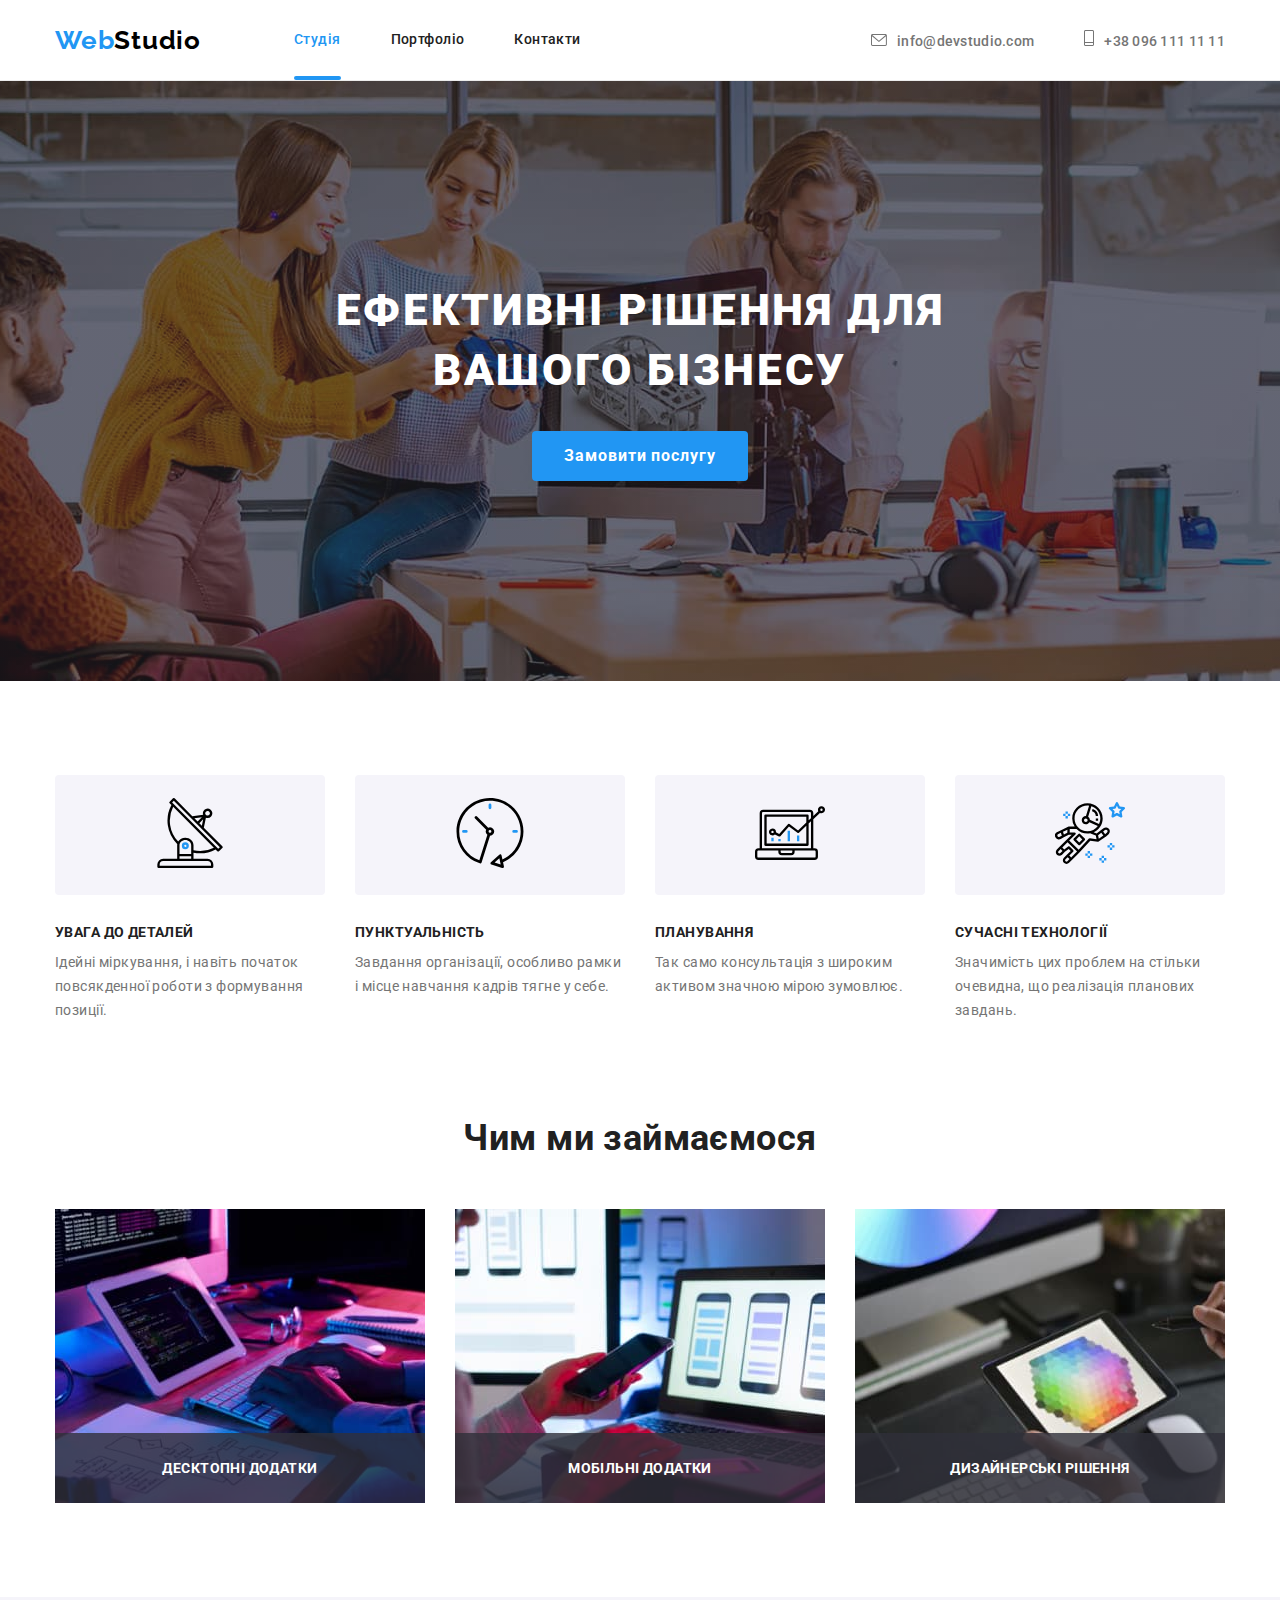
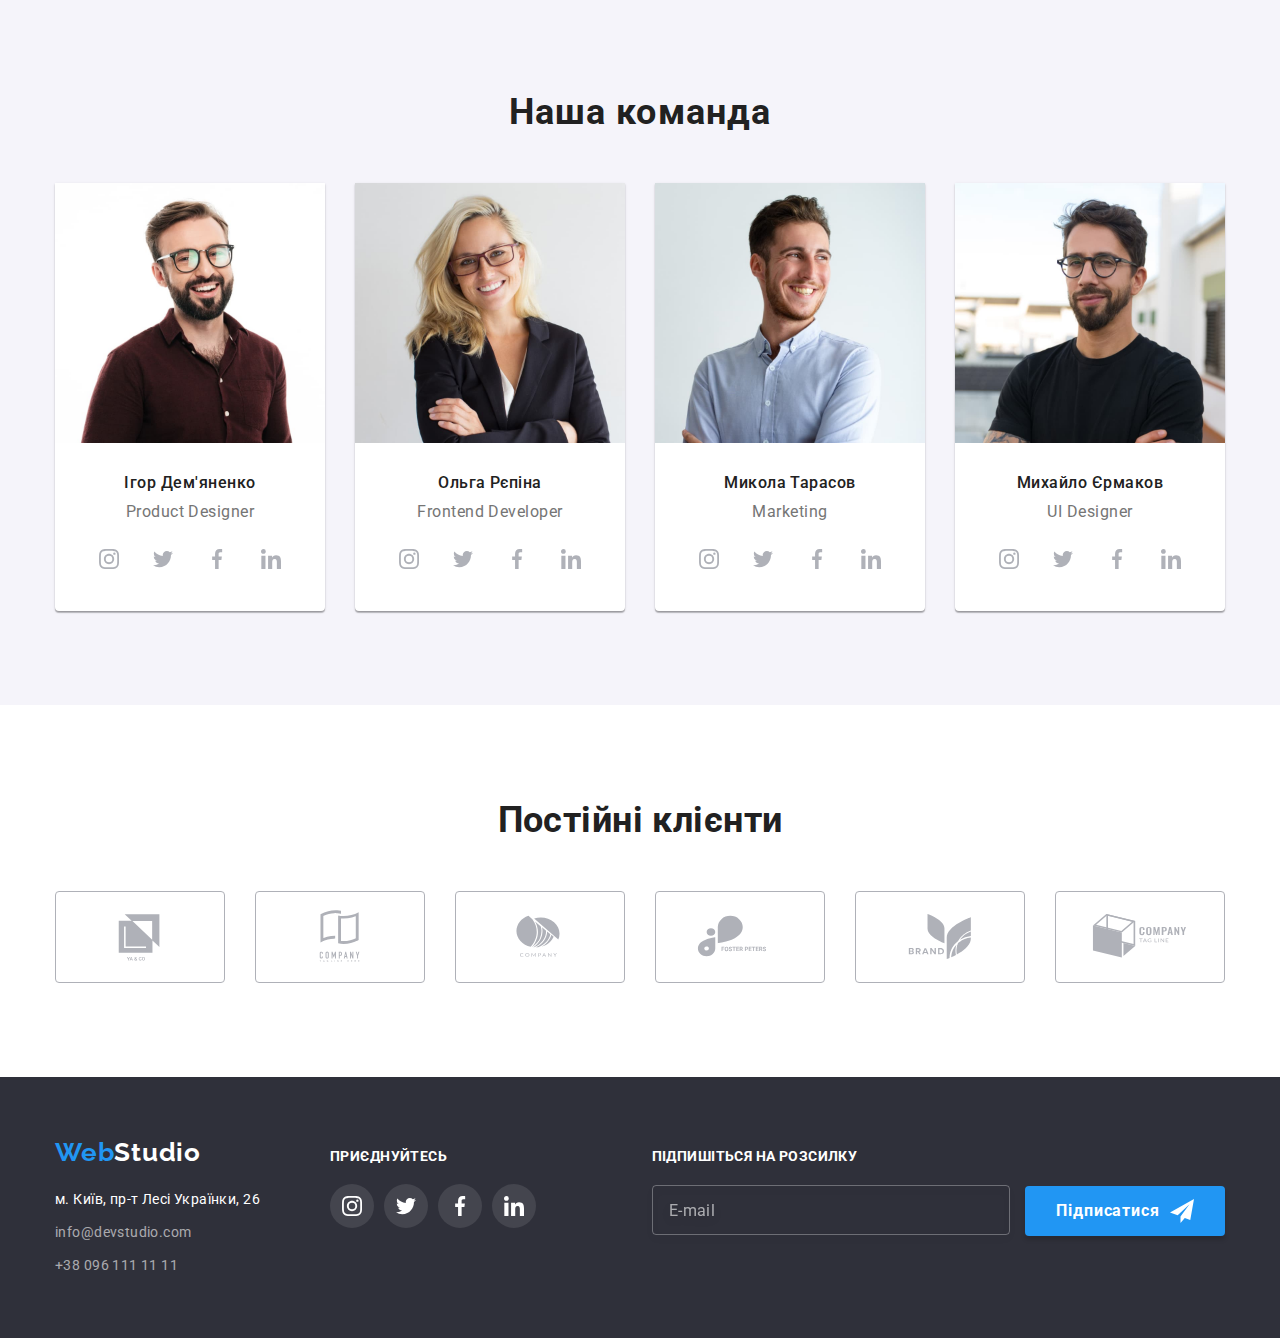
<file: index.html>
<!DOCTYPE html>
<html lang="en">
  <head>
    <meta charset="UTF-8" />
    <meta http-equiv="X-UA-Compatible" content="IE=edge" />
    <meta name="viewport" content="width=device-width, initial-scale=1.0" />
    <title>Студія</title>
    <link rel="preconnect" href="https://fonts.googleapis.com" />
    <link rel="preconnect" href="https://fonts.gstatic.com" crossorigin />
    <link
      href="https://fonts.googleapis.com/css2?family=Raleway:wght@700&family=Roboto:wght@400;500;700;900&display=swap"
      rel="stylesheet"
    />
    <link
      rel="stylesheet"
      href="https://cdnjs.cloudflare.com/ajax/libs/modern-normalize/1.1.0/modern-normalize.min.css"
    />
    <link rel="stylesheet" href="./css/main.min.css" />
    <!-- <link rel="stylesheet" href="./css/styles.css" /> -->
  </head>

  <body>
    <!-- шапка сайту -->
    <header class="header">
      <div class="header__container container">
        <a class="logo" href="./index.html">
          <span class="logo__main-part">Web</span
          ><span class="logo__second-part--dark">Studio</span></a
        >
        <nav class="nav header__nav">
          <ul class="nav__list list">
            <li class="item">
              <a href="./index.html" class="link current">Студія</a>
            </li>
            <li class="item">
              <a href="./portfolio.html" class="link">Портфоліо</a>
            </li>
            <li class="item">
              <a href="./index.html" class="link">Контакти</a>
            </li>
          </ul>
        </nav>

        <ul class="contacts list">
          <li class="item">
            <a class="contacts__email" href="mailto:info@devstudio.com"
              ><svg class="contacts__icon icon__contacts" width="16px" height="12px">
                <use
                  href="./images/symbol-defs (1).svg#icon-envelope-hover"
                ></use></svg>info@devstudio.com</a>
          </li>
          <li class="item">
            <a class="contacts__tel" href="tel:+380961111111">
              <svg class="contacts__icon icon__contacts" width="10px" height="16px">
                <use href="./images/symbol-defs (1).svg#icon-Vector"></use></svg>+38 096 111 11 11</a>
          </li>
        </ul>
      </div>
    </header>
    <main>
      <!-- hero -->
      <section class="hero">
        <div class="container">
          <h1 class="hero-title">Ефективні рішення для вашого бізнесу</h1>
          <button class="button-active" type="button" data-modal-open>Замовити послугу</button>
        </div>
      </section>

      <section class="section">
        <div class="container">
          <h2 class="section-title visually-hidden">ПЕРЕВАГИ</h2>
          <ul class="feature list">
            <li class="item">
              <div class="feature__icons">
                <a href="antenna.">
                  <svg width="70" height="70">
                    <use href="./images/symbol-defs (1).svg#icon-antenna"></use>
                  </svg>
                </a>
              </div>

              <h3 class="title">УВАГА ДО ДЕТАЛЕЙ</h3>
              <p class="text">
                Ідейні міркування, і навіть початок повсякденної роботи з
                формування позиції.
              </p>
            </li>
            <li class="item">
              <div class="feature__icons">
                <a href="clock.">
                  <svg width="70" height="70">
                    <use href="./images/symbol-defs (1).svg#icon-clock"></use>
                  </svg>
                </a>
              </div>

              <h3 class="title">ПУНКТУАЛЬНІСТЬ</h3>
              <p class="text">
                Завдання організації, особливо рамки і місце навчання кадрів
                тягне у себе.
              </p>
            </li>
            <li class="item">
              <div class="feature__icons">
                <a href="diagram.">
                  <svg width="70" height="70">
                    <use href="./images/symbol-defs (1).svg#icon-diagram"></use>
                  </svg>
                </a>
              </div>

              <h3 class="title">ПЛАНУВАННЯ</h3>
              <p class="text">
                Так само консультація з широким активом значною мірою зумовлює.
              </p>
            </li>
            <li class="item">
              <div class="feature__icons">
                <a href="astronaut.">
                  <svg width="70" height="70">
                    <use
                      href="./images/symbol-defs (1).svg#icon-astronaut"
                    ></use>
                  </svg>
                </a>
              </div>

              <h3 class="title">СУЧАСНІ ТЕХНОЛОГІЇ</h3>
              <p class="text">
                Значимість цих проблем на стільки очевидна, що реалізація
                планових завдань.
              </p>
            </li>
          </ul>
        </div>
      </section>

      <section class="section works">
        <div class="container">
          <h2 class="section-title">Чим ми займаємося</h2>
          <ul class="list work">
            <li>
              <div class="wrapper">
                <img
                src="./images/box1.jpg"
                alt="html"
                width="370"
                height="294"/>
                  <p class="overlay-text">Десктопні додатки</p>
              </div>
            </li>
            <li>
              <div class="wrapper">
                <img src="./images/box2.jpg" alt="css" width="370" height="294" />
                  <p class="overlay-text">Мобільні додатки</p>
              </div>
            </li>
            <li>
              <div class="wrapper">
                <img src="./images/box3.jpg" alt="javascript" width="370" height="294" />
                  <p class="overlay-text">
                    Дизайнерські рішення
                  </p>
              </div>
            </li>
          </ul>
        </div>
      </section>

      <section class="team">
        <div class="container">
          <h2 class="team-title">Наша команда</h2>
          <ul class="team-list list">
            <li class="team-li">
              <img
                src="./images/mem4.jpg"
                alt="Ігор Дем'яненко"
                width="270"
                height="260"
              />
              <div class="team-div">
                <h3 class="team-name">Ігор Дем'яненко</h3>
                <p class="team-text">Product Designer</p>
                <ul class="social-list">
                  <li class="social-items">
                    <a
                      class="social-link"
                      href="instagram"
                      target="_blank"
                      rel="nofollow noopener noreferrer"
                      aria-label="instagram"
                    >
                      <svg class="social-icon" width="20px" height="20px">
                        <use
                          href="./images/symbol-defs (1).svg#icon-instagram"
                        ></use>
                      </svg>
                    </a>
                  </li>
                  <li class="social-items">
                    <a
                      class="social-link"
                      href="twitter"
                      target="_blank"
                      rel="nofollow noopener noreferrer"
                      aria-label="twitter"
                    >
                      <svg class="social-icon" width="20px" height="20px">
                        <use
                          href="./images/symbol-defs (1).svg#icon-twitter"
                        ></use>
                      </svg>
                    </a>
                  </li>
                  <li class="social-items">
                    <a
                      class="social-link"
                      href="facebook"
                      target="_blank"
                      rel="nofollow noopener noreferrer"
                      aria-label="facebook"
                    >
                      <svg class="social-icon" width="20px" height="20px">
                        <use
                          href="./images/symbol-defs (1).svg#icon-facebook"
                        ></use>
                      </svg>
                    </a>
                  </li>
                  <li class="social-items">
                    <a
                      class="social-link"
                      href="linkedin"
                      target="_blank"
                      rel="nofollow noopener noreferrer"
                      aria-label="linkedin"
                    >
                      <svg class="social-icon" width="20px" height="20px">
                        <use
                          href="./images/symbol-defs (1).svg#icon-linkedin"
                        ></use>
                      </svg>
                    </a>
                  </li>
                </ul>
              </div>
            </li>
            <li class="team-li">
              <img
                src="./images/mem1.jpg"
                alt="Ольга Рєпіна"
                width="270"
                height="260"
              />
              <div class="team-div">
                <h3 class="team-name">Ольга Рєпіна</h3>
                <p class="team-text">Frontend Developer</p>
                <ul class="social-list">
                  <li class="social-items">
                    <a
                      class="social-link"
                      href="instagram"
                      target="_blank"
                      rel="nofollow noopener noreferrer"
                      aria-label="instagram"
                    >
                      <svg class="social-icon" width="20px" height="20px">
                        <use
                          href="./images/symbol-defs (1).svg#icon-instagram"
                        ></use>
                      </svg>
                    </a>
                  </li>
                  <li class="social-items">
                    <a
                      class="social-link"
                      href="twitter"
                      target="_blank"
                      rel="nofollow noopener noreferrer"
                      aria-label="twitter"
                    >
                      <svg class="social-icon" width="20px" height="20px">
                        <use
                          href="./images/symbol-defs (1).svg#icon-twitter"
                        ></use>
                      </svg>
                    </a>
                  </li>
                  <li class="social-items">
                    <a
                      class="social-link"
                      href="facebook"
                      target="_blank"
                      rel="nofollow noopener noreferrer"
                      aria-label="facebook"
                    >
                      <svg class="social-icon" width="20px" height="20px">
                        <use
                          href="./images/symbol-defs (1).svg#icon-facebook"
                        ></use>
                      </svg>
                    </a>
                  </li>
                  <li class="social-items">
                    <a
                      class="social-link"
                      href="linkedin"
                      target="_blank"
                      rel="nofollow noopener noreferrer"
                      aria-label="linkedin"
                    >
                      <svg class="social-icon" width="20px" height="20px">
                        <use
                          href="./images/symbol-defs (1).svg#icon-linkedin"
                        ></use>
                      </svg>
                    </a>
                  </li>
                </ul>
              </div>
            </li>
            <li class="team-li">
              <img
                src="./images/mem2.jpg"
                alt="Микола Тарасов"
                width="270"
                height="260"
              />
              <div class="team-div">
                <h3 class="team-name">Микола Тарасов</h3>
                <p class="team-text">Marketing</p>
                <ul class="social-list">
                  <li class="social-items">
                    <a
                      class="social-link"
                      href="instagram"
                      target="_blank"
                      rel="nofollow noopener noreferrer"
                      aria-label="instagram"
                    >
                      <svg class="social-icon" width="20px" height="20px">
                        <use
                          href="./images/symbol-defs (1).svg#icon-instagram"
                        ></use>
                      </svg>
                    </a>
                  </li>
                  <li class="social-items">
                    <a
                      class="social-link"
                      href="twitter"
                      target="_blank"
                      rel="nofollow noopener noreferrer"
                      aria-label="twitter"
                    >
                      <svg class="social-icon" width="20px" height="20px">
                        <use
                          href="./images/symbol-defs (1).svg#icon-twitter"
                        ></use>
                      </svg>
                    </a>
                  </li>
                  <li class="social-items">
                    <a
                      class="social-link"
                      href="facebook"
                      target="_blank"
                      rel="nofollow noopener noreferrer"
                      aria-label="facebook"
                    >
                      <svg class="social-icon" width="20px" height="20px">
                        <use
                          href="./images/symbol-defs (1).svg#icon-facebook"
                        ></use>
                      </svg>
                    </a>
                  </li>
                  <li class="social-items">
                    <a
                      class="social-link"
                      href="linkedin"
                      target="_blank"
                      rel="nofollow noopener noreferrer"
                      aria-label="linkedin"
                    >
                      <svg class="social-icon" width="20px" height="20px">
                        <use
                          href="./images/symbol-defs (1).svg#icon-linkedin"
                        ></use>
                      </svg>
                    </a>
                  </li>
                </ul>
              </div>
            </li>
            <li class="team-li">
              <img
                src="./images/mem3.jpg"
                alt="Михайло Єрмаков"
                width="270"
                height="260"
              />
              <div class="team-div">
                <h3 class="team-name">Михайло Єрмаков</h3>
                <p class="team-text">UI Designer</p>
                <ul class="social-list">
                  <li class="social-items">
                    <a
                      class="social-link"
                      href="instagram"
                      target="_blank"
                      rel="nofollow noopener noreferrer"
                      aria-label="instagram"
                    >
                      <svg class="social-icon" width="20px" height="20px">
                        <use
                          href="./images/symbol-defs (1).svg#icon-instagram"
                        ></use>
                      </svg>
                    </a>
                  </li>
                  <li class="social-items">
                    <a
                      class="social-link"
                      href="twitter"
                      target="_blank"
                      rel="nofollow noopener noreferrer"
                      aria-label="twitter"
                    >
                      <svg class="social-icon" width="20px" height="20px">
                        <use
                          href="./images/symbol-defs (1).svg#icon-twitter"
                        ></use>
                      </svg>
                    </a>
                  </li>
                  <li class="social-items">
                    <a
                      class="social-link"
                      href="facebook"
                      target="_blank"
                      rel="nofollow noopener noreferrer"
                      aria-label="facebook"
                    >
                      <svg class="social-icon" width="20px" height="20px">
                        <use
                          href="./images/symbol-defs (1).svg#icon-facebook"
                        ></use>
                      </svg>
                    </a>
                  </li>
                  <li class="social-items">
                    <a
                      class="social-link"
                      href="linkedin"
                      target="_blank"
                      rel="nofollow noopener noreferrer"
                      aria-label="linkedin"
                    >
                      <svg class="social-icon" width="20px" height="20px">
                        <use
                          href="./images/symbol-defs (1).svg#icon-linkedin"
                        ></use>
                      </svg>
                    </a>
                  </li>
                </ul>
              </div>
            </li>
          </ul>
        </div>
      </section>
      <section class="clients">
        <div class="container">
          <h2 class="section-title">Постійні клієнти</h2>
          <ul class="clients-list list">
            <li class="clients-item">
              <a class="clients-link" href=""
                ><svg class="cliens-icon" width="106px" height="60px">
                  <use href="./images/symbol-defs (1).svg#icon-Logo"></use>
                </svg>
              </a>
            </li>
            <li class="clients-item">
              <a class="clients-link" href=""
                ><svg class="cliens-icon" width="106px" height="60px">
                  <use href="./images/symbol-defs (1).svg#icon-Logo-1"></use>
                </svg>
              </a>
            </li>
            <li class="clients-item">
              <a class="clients-link" href=""
                ><svg class="cliens-icon" width="106px" height="60px">
                  <use href="./images/symbol-defs (1).svg#icon-Logo-2"></use>
                </svg>
              </a>
            </li>
            <li class="clients-item">
              <a class="clients-link" href=""
                ><svg class="cliens-icon" width="106px" height="60px">
                  <use href="./images/symbol-defs (1).svg#icon-Logo-3"></use>
                </svg>
              </a>
            </li>
            <li class="clients-item">
              <a class="clients-link" href=""
                ><svg class="cliens-icon" width="106px" height="60px">
                  <use href="./images/symbol-defs (1).svg#icon-Logo-4"></use>
                </svg>
              </a>
            </li>
            <li class="clients-item">
              <a class="clients-link" href=""
                ><svg class="cliens-icon" width="106px" height="60px">
                  <use href="./images/symbol-defs (1).svg#icon-Logo-5"></use>
                </svg>
              </a>
            </li>
          </ul>
        </div>
      </section>
    </main>

    <footer class="footer">
      <div class="container footer-main">
        
          <div class="footer__contacts">
            <a class="logo" href="./index.html">
              <span class="logo__main-part">Web</span
              ><span class="logo__second-part--light">Studio</span>
            </a>
            <address class="address-footer">
              <ul class="footer-list list">
                <li class="footer-item">
                  <a
                    class="map"
                    href="https://goo.gl/maps/Zx8SPHFcifDJcJmk7"
                    target="_blank"
                    rel="noopener noreferrer"
                    >м. Київ, пр-т Лесі Українки, 26</a
                  >
                </li>
                <li class="footer-item">
                  <a class="nav-footer-mail" href="mailto:info@devstudio.com"
                    >info@devstudio.com</a
                  >
                </li>
                <li class="footer-item">
                  <a class="nav-footer-tel" href="tel:+380961111111"
                    >+38 096 111 11 11</a
                  >
                </li>
              </ul>
            </address>
          </div>
          <div class="footer-social">
            <p class="join">приєднуйтесь</p>
            <ul class="footer-social-list list">
              <li>
                <a
                  class="social-link-footer"
                  href="instagram"
                  target="_blank"
                  rel="nofollow noopener noreferrer"
                  aria-label="instagram"
                >
                  <svg class="footer-icon" width="20px" height="20px">
                    <use
                      href="./images/symbol-defs (1).svg#icon-instagram"
                    ></use>
                  </svg>
                </a>
              </li>
              <li>
                <a
                  class="social-link-footer"
                  href="twitter"
                  target="_blank"
                  rel="nofollow noopener noreferrer"
                  aria-label="twitter"
                >
                  <svg class="footer-icon" width="20px" height="20px">
                    <use href="./images/symbol-defs (1).svg#icon-twitter"></use>
                  </svg>
                </a>
              </li>
              <li>
                <a
                  class="social-link-footer"
                  href="facebook"
                  target="_blank"
                  rel="nofollow noopener noreferrer"
                  aria-label="facebook"
                >
                  <svg class="footer-icon" width="20px" height="20px">
                    <use
                      href="./images/symbol-defs (1).svg#icon-facebook"
                    ></use>
                  </svg>
                </a>
              </li>
              <li>
                <a
                  class="social-link-footer"
                  href="linkedin"
                  target="_blank"
                  rel="nofollow noopener noreferrer"
                  aria-label="linkedin"
                >
                  <svg class="footer-icon" width="20px" height="20px">
                    <use
                      href="./images/symbol-defs (1).svg#icon-linkedin"
                    ></use>
                  </svg>
                </a>
              </li>
            </ul>
          </div>

            <div class="form-footer">
              <p class="form-email-title">Підпишіться на розсилку</p>
              <form class="footer-email">
                <label class="footer-label" for="mail"></label>
                <input class="form-email-input" type="email" name="" id="mail" placeholder="E-mail">
                <button class="form-submit" type="submit">Підписатися 
                  <svg class="btn-icon" wight="24px" height="24px">
                    <use href="./images/symbol-defs (1).svg#icon-send-form-icon"></use>
                  </svg>
                </button>
              </form>
            </div>
      </div>

    </footer>

    <div class="backdrop is-hidden" data-modal>
      <div class="modal">
        <button class="close-btn" type="button" data-modal-close>
          <svg class="close-btn-icon" width="18px" height="18px">
            <use href="./images/symbol-defs (1).svg#icon-close-btn"></use>
          </svg>
        </button>

        <form class="form">
          <p class="form-text">Залиште свої дані, ми вам передзвонимо</p>
          <div class="form-field">
            <label class="form-label" for="name">Ім'я</label>
            <input class="form-input" type="text" name="name" id="name">
            <svg class="form-icon" widht="18px" height="18px">
              <use href="./images/symbol-defs (1).svg#icon-person-form-icon"></use>
            </svg>
          </div>

          <div class="form-field">
            <label class="form-label" for="tel">Телефон</label>
            <input class="form-input" type="tel" name="tel" id="tel">
            <svg class="form-icon" widht="18px" height="18px">
              <use href="./images/symbol-defs (1).svg#icon-phone-form-icon"></use>
            </svg>
          </div>

          <div class="form-field">
            <label class="form-label" for="email">Пошта</label>
            <input class="form-input" type="email" name="email" id="email">
            <svg class="form-icon" widht="18px" height="18px">
              <use href="./images/symbol-defs (1).svg#icon-email-form-icon"></use>
            </svg>
          </div>

          <div class="form-textarea">
            <label class="form-label" for="comment">Коментар</label>
            <textarea class="form-comment-text" name="comment" id="comment" cols="30" rows="10" placeholder="Введіть текст"></textarea>
          </div>

          <div class="form-checkbox link">
            <input class="input-checkbox" type="checkbox" name="checkbox" id="checkbox">
            <label class="label-checkbox" for="checkbox">Погоджуюся з розсилкою та приймаю <span class="checkbox-span">Умови договору</span></label>
          </div>

          <button class="button-submit" type="submit">Відправити</button>


        </form>
      </div>
    </div>

    <script src="./js/modal.js"></script>
  </body>
</html>
</file>
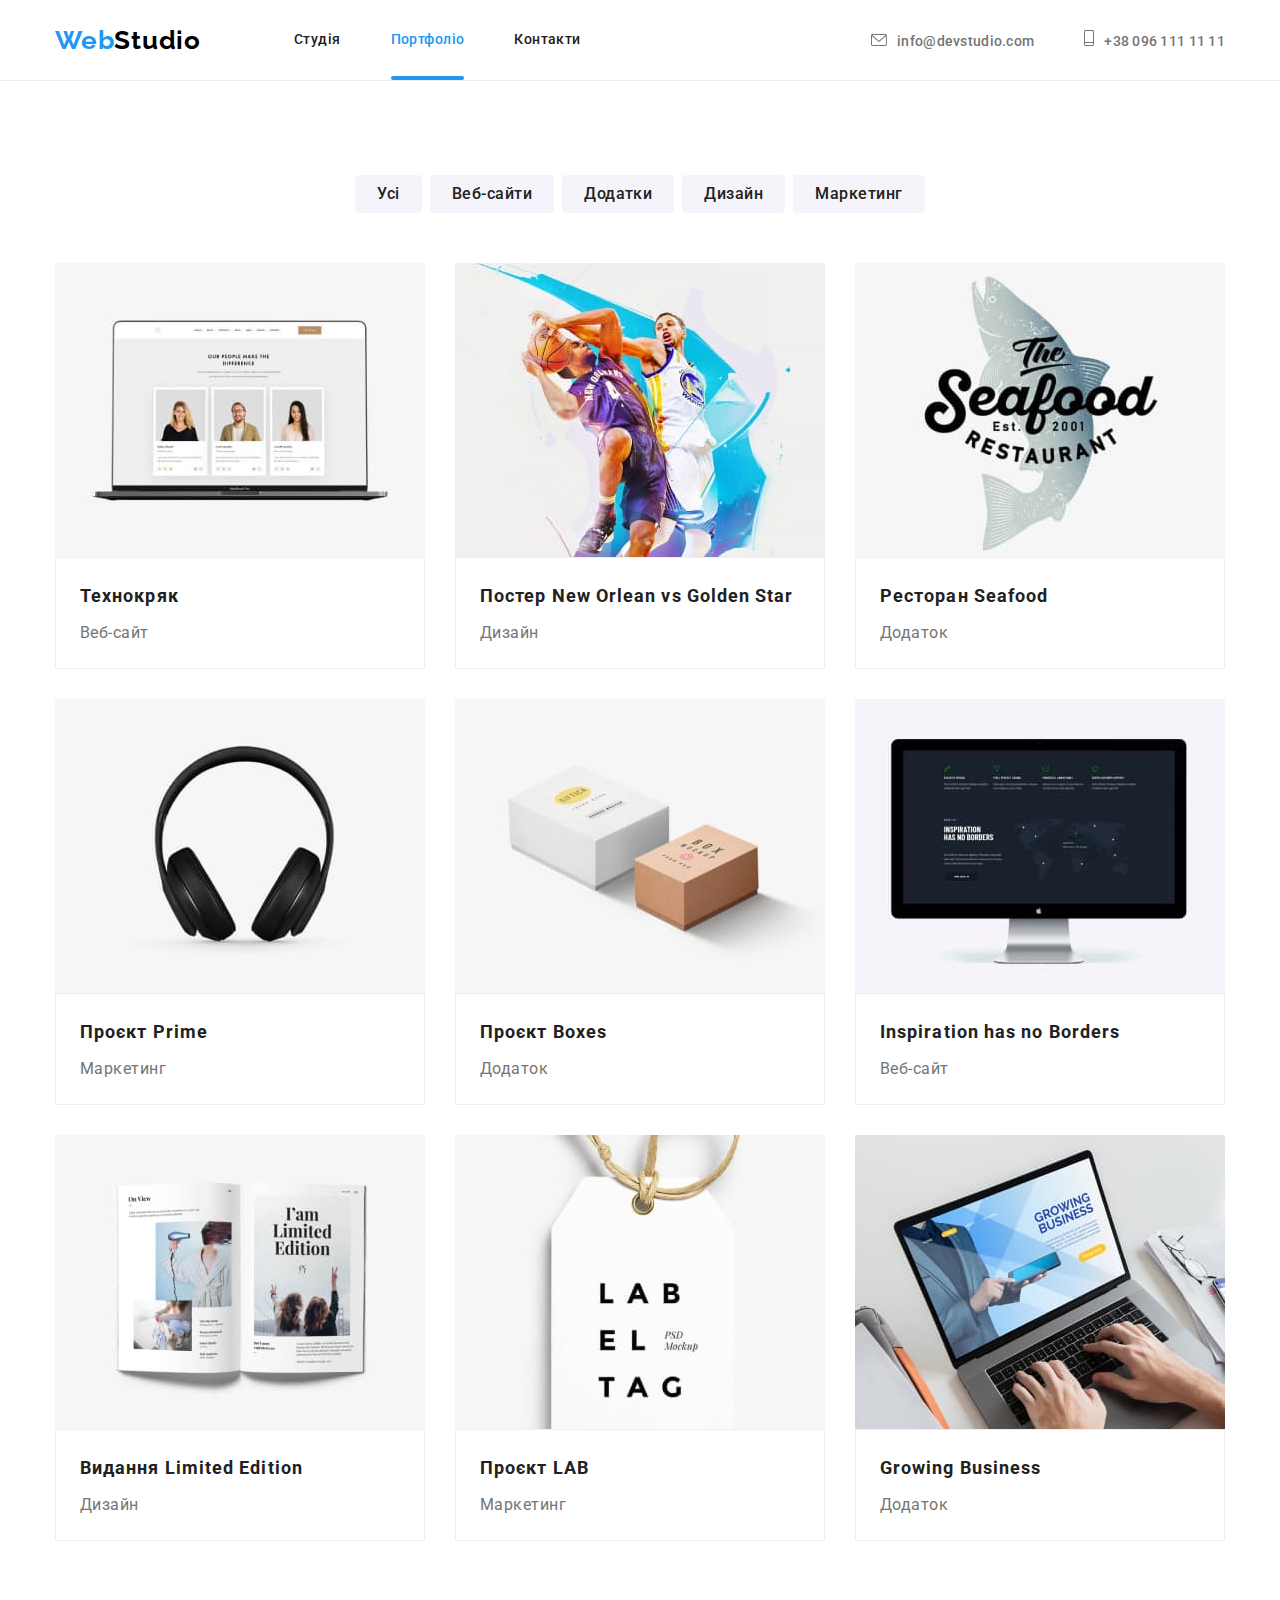
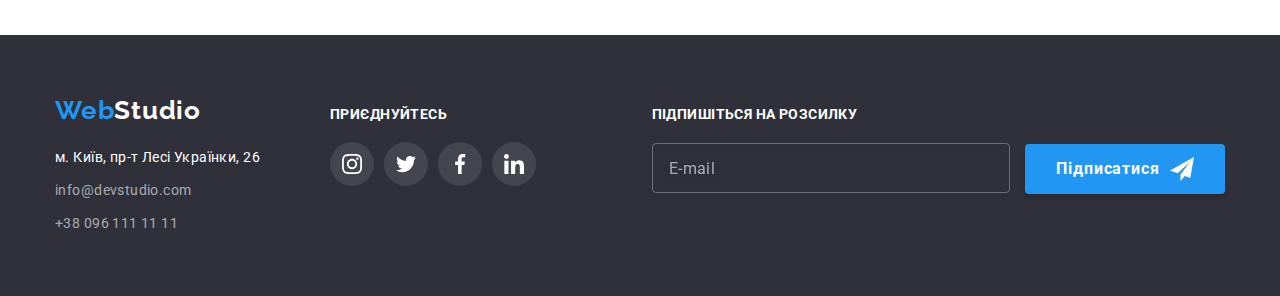
<file: portfolio.html>
<!DOCTYPE html>
<html lang="en">
  <head>
    <meta charset="UTF-8" />
    <meta http-equiv="X-UA-Compatible" content="IE=edge" />
    <meta name="viewport" content="width=device-width, initial-scale=1.0" />
    <title>Document</title>
    <link rel="preconnect" href="https://fonts.googleapis.com" />
    <link rel="preconnect" href="https://fonts.gstatic.com" crossorigin />
    <link
      href="https://fonts.googleapis.com/css2?family=Raleway:wght@700&family=Roboto:wght@400;500;700;900&display=swap"
      rel="stylesheet"
    />
    <link
      rel="stylesheet"
      href="https://cdnjs.cloudflare.com/ajax/libs/modern-normalize/1.1.0/modern-normalize.min.css"
    />
    <link rel="stylesheet" href="./css/main.min.css" />
    <!-- <link rel="stylesheet" href="./css/styles.css" /> -->
  </head>
  <body>
    <header class="header">
      <div class="header__container container">
        <a class="logo" href="./index.html">
          <span class="logo__main-part">Web</span
          ><span class="logo__second-part--dark">Studio</span></a
        >
        <nav class="nav header__nav">
          <ul class="nav__list list">
            <li class="item">
              <a href="./index.html" class="link">Студія</a>
            </li>
            <li class="item">
              <a href="./portfolio.html" class="link current">Портфоліо</a>
            </li>
            <li class="item">
              <a href="./index.html" class="link">Контакти</a>
            </li>
          </ul>
        </nav>

        <ul class="contacts list">
          <li class="item">
            <a class="contacts__email" href="mailto:info@devstudio.com"
              ><svg class="contacts__icon icon__contacts" width="16px" height="12px">
                <use
                  href="./images/symbol-defs (1).svg#icon-envelope-hover"
                ></use></svg>info@devstudio.com</a
            >
          </li>
          <li class="item">
            <a class="contacts__tel" href="tel:+380961111111">
              <svg class="contacts__icon icon__contacts" width="10px" height="16px">
                <use href="./images/symbol-defs (1).svg#icon-Vector"></use></svg>+38 096 111 11 11</a
            >
          </li>
        </ul>
      </div>
    </header>
    <main>
      <!-- Кнопки -->
      <section class="section">
        <div class="container">
          <h1 class="visually-hidden">buttons</h1>
          <ul class="list button">
            <li><button class="button secondary" type="button">Усі</button></li>
            <li>
              <button class="button secondary" type="button">Веб-сайти</button>
            </li>
            <li>
              <button class="button secondary" type="button">Додатки</button>
            </li>
            <li>
              <button class="button secondary" type="button">Дизайн</button>
            </li>
            <li>
              <button class="button secondary" type="button">Маркетинг</button>
            </li>
          </ul>

          <ul class="portfolio-list list">
            <li class="portfolio-item">
              <a class="card-link" href="">
                <div class="portfolio-thumb">
                  <img
                    src="./images/tehnocrjak.jpg"
                    alt="Технокряк"
                    height="294"
                    width="370"
                  />
                  <div class="portfolio-overlay">
                    <p class="portfolio-overlay-text">
                      Ресурс пропонує комплексні пропозиції з різним рівнем
                      функціоналу та сервісів. Все це дозволить відвідувачу
                      отримати вичерпні відомості про компанію чи приватну
                      особу.
                    </p>
                  </div>
                </div>

                <div class="portfolio-div">
                  <h2 class="title-portfolio">Технокряк</h2>
                  <p class="list-portfolio">Веб-сайт</p>
                </div>
              </a>
            </li>
            <li class="portfolio-item">
              <a class="card-link" href="">
                <div class="portfolio-thumb">
                  <img
                    src="./images/basketball.jpg"
                    alt="Постер New Orlean vs Golden Star"
                    height="294"
                    width="370"
                  />
                  <div class="portfolio-overlay">
                    <p class="portfolio-overlay-text">
                      Ресурс пропонує комплексні пропозиції з різним рівнем
                      функціоналу та сервісів. Все це дозволить відвідувачу
                      отримати вичерпні відомості про компанію чи приватну
                      особу.
                    </p>
                  </div>
                </div>

                <div class="portfolio-div">
                  <h2 class="title-portfolio">
                    Постер New Orlean vs Golden Star
                  </h2>
                  <p class="list-portfolio">Дизайн</p>
                </div>
              </a>
            </li>
            <li class="portfolio-item">
              <a class="card-link" href="">
                <div class="portfolio-thumb">
                  <img
                    src="./images/seafood.jpg"
                    alt="Ресторан Seafood"
                    height="294"
                    width="370"
                  />
                  <div class="portfolio-overlay">
                    <p class="portfolio-overlay-text">
                      Ресурс пропонує комплексні пропозиції з різним рівнем
                      функціоналу та сервісів. Все це дозволить відвідувачу
                      отримати вичерпні відомості про компанію чи приватну
                      особу.
                    </p>
                  </div>
                </div>
                <div class="portfolio-div">
                  <h2 class="title-portfolio">Ресторан Seafood</h2>
                  <p class="list-portfolio">Додаток</p>
                </div>
              </a>
            </li>
            <li class="portfolio-item">
              <a class="card-link" href="">
                <div class="portfolio-thumb">
                  <img
                    src="./images/headphone.jpg"
                    alt="Проєкт Prime"
                    height="294"
                    width="370"
                  />
                  <div class="portfolio-overlay">
                    <p class="portfolio-overlay-text">
                      Ресурс пропонує комплексні пропозиції з різним рівнем
                      функціоналу та сервісів. Все це дозволить відвідувачу
                      отримати вичерпні відомості про компанію чи приватну
                      особу.
                    </p>
                  </div>
                </div>
                <div class="portfolio-div">
                  <h2 class="title-portfolio">Проєкт Prime</h2>
                  <p class="list-portfolio">Маркетинг</p>
                </div>
              </a>
            </li>
            <li class="portfolio-item">
              <a class="card-link" href="">
                <div class="portfolio-thumb">
                  <img
                    src="./images/giftbox.jpg"
                    alt="Проєкт Boxes"
                    height="294"
                    width="370"
                  />
                  <div class="portfolio-overlay">
                    <p class="portfolio-overlay-text">
                      Ресурс пропонує комплексні пропозиції з різним рівнем
                      функціоналу та сервісів. Все це дозволить відвідувачу
                      отримати вичерпні відомості про компанію чи приватну
                      особу.
                    </p>
                  </div>
                </div>
                <div class="portfolio-div">
                  <h2 class="title-portfolio">Проєкт Boxes</h2>
                  <p class="list-portfolio">Додаток</p>
                </div>
              </a>
            </li>
            <li class="portfolio-item">
              <a class="card-link" href="">
                <div class="portfolio-thumb">
                  <img
                    src="./images/monitor.jpg"
                    alt="Inspiration has no Borders"
                    height="294"
                    width="370"
                  />
                  <div class="portfolio-overlay">
                    <p class="portfolio-overlay-text">
                      Ресурс пропонує комплексні пропозиції з різним рівнем
                      функціоналу та сервісів. Все це дозволить відвідувачу
                      отримати вичерпні відомості про компанію чи приватну
                      особу.
                    </p>
                  </div>
                </div>
                <div class="portfolio-div">
                  <h2 class="title-portfolio">Inspiration has no Borders</h2>
                  <p class="list-portfolio">Веб-сайт</p>
                </div>
              </a>
            </li>
            <li class="portfolio-item">
              <a class="card-link" href="">
                <div class="portfolio-thumb">
                  <img
                    src="./images/book-lt.jpg"
                    alt="Видання Limited Edition"
                    height="294"
                    width="370"
                  />
                  <div class="portfolio-overlay">
                    <p class="portfolio-overlay-text">
                      Ресурс пропонує комплексні пропозиції з різним рівнем
                      функціоналу та сервісів. Все це дозволить відвідувачу
                      отримати вичерпні відомості про компанію чи приватну
                      особу.
                    </p>
                  </div>
                </div>
                <div class="portfolio-div">
                  <h2 class="title-portfolio">Видання Limited Edition</h2>
                  <p class="list-portfolio">Дизайн</p>
                </div>
              </a>
            </li>
            <li class="portfolio-item">
              <a class="card-link" href="">
                <div class="portfolio-thumb">
                  <img
                    src="./images/label.jpg"
                    alt="Проєкт LAB"
                    height="294"
                    width="370"
                  />
                  <div class="portfolio-overlay">
                    <p class="portfolio-overlay-text">
                      Ресурс пропонує комплексні пропозиції з різним рівнем
                      функціоналу та сервісів. Все це дозволить відвідувачу
                      отримати вичерпні відомості про компанію чи приватну
                      особу.
                    </p>
                  </div>
                </div>
                <div class="portfolio-div">
                  <h2 class="title-portfolio">Проєкт LAB</h2>
                  <p class="list-portfolio">Маркетинг</p>
                </div>
              </a>
            </li>
            <li class="portfolio-item">
              <a class="card-link" href="">
                <div class="portfolio-thumb">
                  <img
                    src="./images/notebook.jpg"
                    alt="Growing Business"
                    height="294"
                    width="370"
                  />
                  <div class="portfolio-overlay">
                    <p class="portfolio-overlay-text">
                      Ресурс пропонує комплексні пропозиції з різним рівнем
                      функціоналу та сервісів. Все це дозволить відвідувачу
                      отримати вичерпні відомості про компанію чи приватну
                      особу.
                    </p>
                  </div>
                </div>
                <div class="portfolio-div">
                  <h2 class="title-portfolio">Growing Business</h2>
                  <p class="list-portfolio">Додаток</p>
                </div>
              </a>
            </li>
          </ul>
        </div>
      </section>
    </main>
    <footer class="footer">
      <div class="container footer-main">
        <div class="footer__contacts">
          <a class="logo" href="./index.html">
            <span class="logo__main-part">Web</span
            ><span class="logo__second-part--light">Studio</span>
          </a>
          <address class="address-footer">
            <ul class="footer-list list">
              <li class="footer-item">
                <a
                  class="map"
                  href="https://goo.gl/maps/Zx8SPHFcifDJcJmk7"
                  target="_blank"
                  rel="noopener noreferrer"
                  >м. Київ, пр-т Лесі Українки, 26</a
                >
              </li>
              <li class="footer-item">
                <a class="nav-footer-mail" href="mailto:info@devstudio.com"
                  >info@devstudio.com</a
                >
              </li>
              <li class="footer-item">
                <a class="nav-footer-tel" href="tel:+380961111111"
                  >+38 096 111 11 11</a
                >
              </li>
            </ul>
          </address>
        </div>
        <div class="footer-social">
          <p class="join">приєднуйтесь</p>
          <ul class="footer-social-list list">
            <li>
              <a
                class="social-link-footer"
                href="instagram"
                target="_blank"
                rel="nofollow noopener noreferrer"
                aria-label="instagram"
              >
                <svg class="footer-icon" width="20px" height="20px">
                  <use href="./images/symbol-defs (1).svg#icon-instagram"></use>
                </svg>
              </a>
            </li>
            <li>
              <a
                class="social-link-footer"
                href="twitter"
                target="_blank"
                rel="nofollow noopener noreferrer"
                aria-label="twitter"
              >
                <svg class="footer-icon" width="20px" height="20px">
                  <use href="./images/symbol-defs (1).svg#icon-twitter"></use>
                </svg>
              </a>
            </li>
            <li>
              <a
                class="social-link-footer"
                href="facebook"
                target="_blank"
                rel="nofollow noopener noreferrer"
                aria-label="facebook"
              >
                <svg class="footer-icon" width="20px" height="20px">
                  <use href="./images/symbol-defs (1).svg#icon-facebook"></use>
                </svg>
              </a>
            </li>
            <li>
              <a
                class="social-link-footer"
                href="linkedin"
                target="_blank"
                rel="nofollow noopener noreferrer"
                aria-label="linkedin"
              >
                <svg class="footer-icon" width="20px" height="20px">
                  <use href="./images/symbol-defs (1).svg#icon-linkedin"></use>
                </svg>
              </a>
            </li>
          </ul>
        </div>

          <div class="form-footer">
            <p class="form-email-title">Підпишіться на розсилку</p>
            <form class="footer-email">
              <label class="footer-label" for="mail"></label>
              <input class="form-email-input" type="email" name="" id="mail" placeholder="E-mail">
              <button class="form-submit" type="submit">Підписатися
                <svg class="btn-icon" wight="24px" height="24px">
                  <use href="./images/symbol-defs (1).svg#icon-send-form-icon"></use>
                </svg>
              </button>
            </form>
          </div>
      </div>
    </footer>
  </body>
</html>
</file>
<file: css/styles.css>
/* колір основного тексту #212121; */
/* колір другорядного тексту #757575 */
/* колір фону-#F5F5F5 */
/* другорядний колір фону-#F5F4FA; */
/* білий #FFFFFF */
/* акцент #2196F3 */

:root {
  --primary-text-color: #212121;
  --logo-web-color: #000000;
  --accent-color: #2196f3;
  --text-color: #757575;
  --primary-bg-color: #ffffff;
  --footer-bg-color: #2f303a;
  --button-bg-color: #f5f4fa;
  --fill-svg-icon: #afb1b8;

  --idx-header: 100;
  --idx-backdrop: 1000;
}

body {
  background-color: var(--primary-bg-color);
  color: var(--primary-text-color);
  font-family: roboto, sans-serif;
  letter-spacing: 0.03em;
  font-size: 14px;
}

h1,
h2,
h3,
h4,
h5,
h6,
p {
  margin: 0;
}

img {
  display: block;
  max-width: 100%;
  height: auto;
}

.section {
  padding: 94px 0;
}

/* Утиліти */
.list {
  list-style: none;
  padding-left: 0;
  margin: 0;
}

.visually-hidden {
  position: absolute;
  width: 1px;
  height: 1px;
  margin: -1px;
  border: 0;
  padding: 0;

  white-space: nowrap;
  clip-path: inset(100%);
  clip: rect(0 0 0 0);
  overflow: hidden;
}

.container {
  margin-left: auto;
  margin-right: auto;
  width: 1200px;
  padding-left: 15px;
  padding-right: 15px;
}

.text {
  color: var(--text-color);
  line-height: 1.71;
}

.title {
  margin-bottom: 10px;
  font-style: normal;
  font-weight: 700;
  font-size: 14px;
  line-height: 1.14;
}

.item {
  position: relative;

}

.item .current {
  color: var(--accent-color);
}

.item .current::after {
  content: "";
  position: absolute;
  bottom: 0;
  left: 0;

  display: block;
  width: 100%;
  height: 4px;

  border-radius: 2px;
  background-color: var(--accent-color);

}

/* header */

.header {
  border-bottom: 1px solid #ececec;
}

.header__nav {
  margin-left: 93px;
}

.header__container {
  display: flex;
  align-items: center;
}

/* Лого */

.logo {
  font-family: raleway;
  font-weight: 700;
  font-size: 26px;
  line-height: 1.19;
  letter-spacing: 0.03em;
  text-decoration: none;
}

.logo__main-part {
  color: var(--accent-color);
  font-family: raleway, sans-serif font-size 26px;
  line-height: 1.19;
}

.logo__second-part--dark {
  color: var(--logo-web-color);
}

.logo__second-part--light {
  color: var(--primary-bg-color);
}

/* Навігація */

.nav__list {
  gap: 50px;
  display: flex;
}

.nav__list .link {
  display: block;
  color: var(--primary-text-color);
  font-weight: 500;
  font-size: 14px;
  line-height: 1.14;
  text-decoration: none;
  padding-top: 32px;
  padding-bottom: 32px;
  transition: color 250ms cubic-bezier(0.4, 0, 0.2, 1);
}

.nav__list :hover,
.nav__list :focus,
.nav__list .link.current {
  color: var(--accent-color);
}

/* Контакти */

.contacts {
  align-items: center;
  display: flex;
  margin-left: auto;
}

.contacts .item:not(:last-child) {
  margin-right: 50px;
  display: flex;
}

.contacts__email {
  font-weight: 500;
  font-size: 14px;
  line-height: 1.14px;
  letter-spacing: 0.02em;
  color: var(--text-color);
  text-decoration: none;
  transition: color 250ms cubic-bezier(0.4, 0, 0.2, 1);
}

.contacts__email:hover,
.contacts__email:focus {
  color: var(--accent-color);
}

.contacts__tel {
  font-weight: 500;
  font-size: 14px;
  line-height: 1.14;
  letter-spacing: 0.02em;
  color: var(--text-color);
  text-decoration: none;
  transition: color 250ms cubic-bezier(0.4, 0, 0.2, 1);
}

.contacts__tel:hover,
.contacts__tel:focus {
  color: var(--accent-color);
}

.icon__contacts {
  fill: currentColor;
  margin-right: 10px;
}

/* Герой */

.hero {
  max-width: 1600px;
  height: 600px;
  margin-left: auto;
  margin-right: auto;
  background-color: var(--footer-bg-color);
  background-image: linear-gradient(to right,
      rgba(47, 48, 58, 0.4),
      rgba(47, 48, 58, 0.4)),
    url(../images/hero.jpg);
  background-repeat: no-repeat;
  background-size: cover;
  background-position: center;
  text-align: center;

  padding: 200px 0;
}

.hero-title {
  width: 696px;
  margin: 0 auto;
  margin-bottom: 30px;
  color: var(--primary-bg-color);
  font-size: 44px;
  line-height: 1.36;
  letter-spacing: 0.06em;
  text-transform: uppercase;
  font-weight: 900;
}

/* Особивості */

.feature {
  display: flex;
  flex-wrap: wrap;
  gap: 30px;
}

.feature .item {
  width: 270px;
}

.feature__icons {
  display: flex;
  align-items: center;
  justify-content: center;
  background: #f5f4fa;
  border-radius: 4px;
  width: 270px;
  height: 120px;
  margin-bottom: 30px;
  transition: 250ms cubic-bezier(0.4, 0, 0.2, 1);
}

.feature__icons:hover,
.feature__icons:focus {
  fill: var(--accent-color);
}

.section-title {
  margin-bottom: 50px;
  color: var(--primary-text-color);
  font-weight: 700;
  font-size: 36px;
  line-height: 1.17;
  text-align: center;
}

/* Вспливаюча обгортка */

.wrapper {
  position: relative;
}

.overlay-text {
  font-weight: 700;
  text-transform: uppercase;
  color: var(--primary-bg-color);
  position: absolute;
  bottom: 0;
  
  width: 370px;
  height: 70px;
  background: rgba(47, 48, 58, 0.8);
  display: flex;
  align-items: center;
  justify-content: center;
}

.work {
  padding-top: 0;
  display: flex;
  gap: 30px;
}

.works {
  padding-top: 0;
}

.team {
  background-color: #f5f4fa;
  padding: 94px 0;
}

.team-title {
  margin-bottom: 50px;
  margin-top: 0;
  color: var(--primary-text-color);
  font-weight: 700;
  font-size: 36px;
  line-height: 1.17;
  text-align: center;
  letter-spacing: 0.03em;
}

.team-list {
  display: flex;
  gap: 30px;
}

.team-name {
  color: var(--primary-text-color);
  font-weight: 500;
  font-size: 16px;
  line-height: 1.19;
  letter-spacing: 0.03em;
  margin-bottom: 10px;
}

.team-text {
  color: var(--text-color);
  font-weight: 400;
  font-size: 16px;
  line-height: 1.19;
  letter-spacing: 0.03em;
  margin-bottom: 16px;
}

.team-li {
  background: #ffffff;
  box-shadow: 0px 1px 3px rgba(0, 0, 0, 0.12), 0px 1px 1px rgba(0, 0, 0, 0.14),
    0px 2px 1px rgba(0, 0, 0, 0.2);
  border-radius: 0px 0px 4px 4px;
}

.team-div {
  padding: 30px 0;
  text-align: center;
}



.social-list {
  display: flex;
  flex-wrap: wrap;
  list-style: none;
  justify-content: center;
  align-items: center;
  padding: 0;
  gap: 10px;
}
.social-items {
  height: 44px;
  width: 44px;
  border-radius: 50px;
}

.social-link {
  height: 44px;
  width: 44px;
  display: flex;
  align-items: center;
  justify-content: center;
  border-radius: 50px;
  color: var(--fill-svg-icon);
  transition: color 250ms cubic-bezier(0.4, 0, 0.2, 1),
  background-color 250ms cubic-bezier(0.4, 0, 0.2, 1);
}

.social-icon {
  fill: currentColor;
}

.social-icon:hover,
.social-icon:focus {
  fill: var(--primary-bg-color);
  transition: color 250ms cubic-bezier(0.4, 0, 0.2, 1);
}

.social-link:hover,
.social-link:focus {
  background-color: #188ce8;
  color: var(--primary-bg-color);
}

.social-link-footer {
  display: flex;
  align-items: center;
  justify-content: center;
  background-color: rgba(255, 255, 255, 0.1);
  border-radius: 50px;
  width: 44px;
  height: 44px;
  transition: background-color 250ms cubic-bezier(0.4, 0, 0.2, 1);
}

.social-link-footer:hover,
.social-link-footer:focus {
  background-color: var(--accent-color);
}

.footer-icon {
  fill: var(--primary-bg-color);
}
.clients {
  padding: 94px 0;
}

.clients-list {
  display: flex;
  gap: 30px;
}
  
.clients-link {
  display: flex;
  align-items: center;
  justify-content: center;
  border-radius: 4px;
  width: 170px;
  height: 92px;
  border: 1px solid currentColor;
  color: var(--fill-svg-icon);
  transition: color 250ms cubic-bezier(0.4, 0, 0.2, 1);
}

.clients-link:hover,
.clients-link:focus {
  color: var(--accent-color); 
}

.cliens-icon {
  fill: currentColor;
}

/* Contacts */

.map {
  color: var(--primary-bg-color);
  line-height: 1.71;
  text-decoration: none;
}

.map:hover,
.map:focus {
  color: var (--accent-color);
  transition: color 250ms cubic-bezier(0.4, 0, 0.2, 1);
}

/* Features */

.feature-list .title {
  color: var(--primary-text-color);
}

/* Button */

.button {
  justify-content: center;
  
  display: flex;
  gap: 8px;
}

.button-active {
  border: none;
  padding: 10px 32px;
  font-weight: 700;
  font-size: 16px;
  line-height: 1.88;
  letter-spacing: 0.06em;
  border-radius: 4px;
  min-width: 216px;
  cursor: pointer;
  background-color: var(--accent-color);
  color: var(--primary-bg-color);
}

.button-active:hover,
.button-active:focus {
  background-color: var(--accent-color);
  transition: color 250ms cubic-bezier(0.4, 0, 0.2, 1);
}

.button.secondary {
  padding: 6px 22px;
  border: none;
  font-family: inherit;
  font-weight: 500;
  font-size: 16px;
  line-height: 1.62;
  text-align: center;
  letter-spacing: 0.03em;
  cursor: pointer;
  border-radius: 4px;
  color: #212121;
  background-color: #f5f4fa;
  margin-bottom: 50px;
  transition: color 250ms cubic-bezier(0.4, 0, 0.2, 1),
  background-color 250ms cubic-bezier(0.4, 0, 0.2, 1),
  box-shadow 250ms cubic-bezier(0.4, 0, 0.2, 1);
}

.button.secondary:hover,
.button.secondary:focus {
  color: var(--primary-bg-color);
  background-color: var(--accent-color);
  box-shadow: 0px 3px 1px rgba(0, 0, 0, 0.1), 0px 1px 2px rgba(0, 0, 0, 0.08),
    0px 2px 2px rgba(0, 0, 0, 0.12);
  
}

/* Footer */

.footer-main {
  align-items: baseline;
  display: flex;
}

.footer {
  background-color: var(--footer-bg-color);
  padding: 60px 0;
}

.footer-item:not(:last-child) {
  margin-bottom: 9px;
}

.footer-social {
  margin-left: 70px;
}

.footer-social-list {
  display: flex;
  list-style: none;
  gap: 10px;
}

.nav-footer-mail {
  line-height: 1.71;
  color: rgba(255, 255, 255, 0.6);
  text-decoration: none;
}

.nav-footer-mail:hover,
.nav-footer-mail:focus {
  color: var(--accent-color);
  transition: color 250ms cubic-bezier(0.4, 0, 0.2, 1);
}

.nav-footer-tel {
  line-height: 1.71;
  color: rgba(255, 255, 255, 0.6);
  text-decoration: none;
}

.nav-footer-tel:hover,
.nav-footer-tel:focus {
  color: var(--accent-color);
  transition: color 250ms cubic-bezier(0.4, 0, 0.2, 1);
}

.join {
  font-family: roboto;
  font-weight: 700;
  font-size: 14px;
  line-height: 16px;
  letter-spacing: 0.03em;
  text-transform: uppercase;
  color: #FFFFFF;
  margin-bottom: 20px;
}

.address-footer {
  margin-top: 20px;
  font-style: normal;
}
/* Portfolio */

.portfolio-list {
  display: flex;
  flex-wrap: wrap;
  gap: 30px;
}

.card-link {
  text-decoration: none;
  color: inherit;
  display: block;
  transition: color 250ms cubic-bezier(0.4, 0, 0.2, 1),
  background-color 250ms cubic-bezier(0.4, 0, 0.2, 1),
  box-shadow 250ms cubic-bezier(0.4, 0, 0.2, 1);
}

.card-link:hover,
.card-link:focus {
  box-shadow: 0px 1px 1px 0 rgba(0, 0, 0, 0.12),
    0px 4px 4px 0 rgba(0, 0, 0, 0.06), 1px 4px 6px 0 rgba(0, 0, 0, 0.16);
}

.portfolio-card .list {
  display: flex;
  flex-wrap: wrap;
  justify-content: space-between;
  padding-left: 15px;
  padding-right: 15px;
  margin-left: auto;
  margin-right: auto;
  margin-top: 50px;
}

.title-portfolio {
  color: var(--primary-text-color);
  font-weight: 700;
  font-size: 18px;
  line-height: 2;
  letter-spacing: 0.06em;
  margin-bottom: 4px;
}

.list-portfolio {
  color: var(--text-color);
  font-weight: 400;
  font-size: 16px;
  line-height: 1.88;
  letter-spacing: 0.03em;
}

.portfolio-div {
  padding: 20px 24px;
  width: 370px;
  border: 1px solid #eeeeee;
}

.portfolio-thumb {
  position: relative;
  overflow: hidden;
}

.portfolio-overlay {
  position: absolute;
  top: 0;
  left: 0;
  display: flex;
  align-items: center;
  width: 100%;
  height: 100%;
  background: rgba(33, 150, 243, 0.9);
  transform: translateY(101%);
  transition: transform 250ms cubic-bezier(0.4, 0, 0.2, 1);
}

.card-link:hover .portfolio-overlay, 
.card-link:focus .portfolio-overlay {
  transform: translateY(0);
}

.portfolio-overlay-text {
  font-size: 18px;
  line-height: 1.56;
  letter-spacing: 0.03em;
  color: var(--primary-bg-color);
  
  padding-left: 24px;
  padding-right: 24px;
}

/* form */

.form-footer {
  margin-left:auto;
}

.form-email-title {
  margin-bottom: 20px;
  font-style: normal;
  font-weight: 700;
  font-size: 14px;
  line-height: 1.14;
  letter-spacing: 0.03em;
  text-transform: uppercase;
  color: var(--primary-bg-color);
}

.form-submit {
  display: inline-flex;
  align-items: center;
  justify-content: center;
  min-width: 200px;
  height: 50px;
  font-weight: 700;
  font-size: 16px;
  font-family: inherit;
  line-height: 1.89;
  letter-spacing: 0.06em;
  cursor: pointer;border-radius: 4px;
  color: var(--primary-bg-color);
  background-color: var(--accent-color);
  box-shadow: 0px 4px 4px rgba(0, 0, 0, 0.15);
  border: transparent;
  gap: 10px;
}

.btn-icon {
  width: 24px;
}

.footer-label {
  display: flex;
}

.form-email-input {
  padding-left: 16px;
  font-size: 16px;
  margin-right: 12px;
  border: 1px solid rgba(255, 255, 255, 0.3);
  filter: drop-shadow(0px 4px 4px rgba(0, 0, 0, 0.15));
  border-radius: 4px;
  width: 358px;
  height: 50px;
  background-color: inherit;
  color: var(--text-color);
}

.form-email-input::placeholder {
  font-weight: 400;
  font-size: 16px;
  line-height: 1.25;
  display: flex;
  align-items: center;
  letter-spacing: 0.03em;
  color: rgba(255, 255, 255, 0.6);
}

/* backdrop */

.backdrop {
  position: fixed;
  top: 0;
  left: 0;

  width: 100%;
  height: 100%;
  background: rgba(0, 0, 0, 0.2);

  z-index: var(--idx-backdrop);

  opacity: 1;
  visibility: visible;
  transition: opacity 250ms cubic-bezier(0.4, 0, 0.2, 1), visibility 250ms cubic-bezier(0.4, 0, 0.2, 1);
}

.backdrop.is-hidden {
  opacity: 0;
  visibility: hidden;
  pointer-events: none;
}

.modal {
  position: absolute;
  top: 50%;
  left: 50%;
  width: 528px;
  height: 581px;
  padding: 40px;
  background: #FFFFFF;
  box-shadow: 0px 1px 3px rgba(0, 0, 0, 0.12), 0px 1px 1px rgba(0, 0, 0, 0.14), 0px 2px 1px rgba(0, 0, 0, 0.2);
  border-radius: 4px;

  transition: transform 250ms cubic-bezier(0.4, 0, 0.2, 1);
  transform: translateX(-50%) translateY(-50%);
  /* transform: translateX(-50%, -50%); */
}

.backdrop.is-hidden .modal {
  transform: translateX(-50%)  translateY(-70%);
}

.close-btn {
  position: absolute;

  top: 8px;
  right: 8px;

  display: flex;
  align-items: center;
  justify-content: center;

  width: 30px;
  height: 30px;
  padding: 0;
  background: #FFFFFF;
  border-radius: 50%;
  border: 1px solid rgba(0, 0, 0, 0.1);

  background-color: transparent;

  cursor: pointer;
  transition: 250ms cubic-bezier(0.4, 0, 0.2, 1);
}

.close-btn:hover,
.close-btn:focus {
  fill: var(--accent-color);
}

.form {
  margin-left: auto;
  margin-right: auto;
}

.form-text {
  margin-bottom: 12px;
  font-weight: 700;
  font-size: 20px;
  line-height: 23px;
  text-align: center;
  letter-spacing: 0.03em;
  color: var(--primary-text-color);
}

.form-field {
  position: relative;
  margin-bottom: 10px;
  display: flex;
  
  flex-direction: column;
}

.form-label {
  display: block;
  margin-bottom: 4px;
  font-weight: 400;
  font-size: 12px;
  line-height: 1.17;
  letter-spacing: 0.01em;
  color: var(--text-color);
}

.form-comment-text:hover,
.form-comment-text:focus {
  border: 1px solid var(--accent-color);
}

.form-input {
  width: 100%;
  height: 40px;
  margin: 0;
  padding: 12px 42px;
  border: 1px solid rgba(33, 33, 33, 0.2);
  border-radius: 4px;
  font-size: 16px;
  
  outline: transparent;
  transition: border-color 250ms cubic-bezier(0.4, 0, 0.2, 1);
}

.form-textarea {
position: relative;
margin-bottom: 20px;
display: flex;
flex-direction: column;
transition: border-color 250ms cubic-bezier(0.4, 0, 0.2, 1);
}

.form-field:focus-within>input,
.form-field:hover>input {
  border: 1px solid var(--accent-color);
}

.form-field:focus-within>.form-icon,
.form-field:hover>.form-icon {
  color: var(--accent-color);
} 

.form-icon {
  width: 18px;
  height: 18px;
  position: absolute;
  top: 30px;
  justify-content: left;
  left: 12px;
  fill: currentColor;
  transition: color 250ms cubic-bezier(0.4, 0, 0.2, 1);
}

textarea {
  resize: none;
}

.form-comment-text {
  height: 120px;
  margin: 0;
  padding: 12px 16px;
  font-weight: 400;
  font-size: 12px;
  line-height: 14px;
  letter-spacing: 0.01em;
  outline: transparent;
  color: rgba(117, 117, 117, 0.5);
  border: 1px solid rgba(33, 33, 33, 0.2);
  border-radius: 4px;
  transition: border 250ms cubic-bezier(0.4, 0, 0.2, 1);
}

.form-comment-text textarea::placeholder {
  font-weight: 400;
  font-size: 12px;
  line-height: 14px;
  letter-spacing: 0.01em;
  color: rgba(117, 117, 117, 0.5);
}

.label-checkbox {
  position: relative;
  font-weight: 400;
  font-size: 14px;
  line-height: 1.17;
  letter-spacing: 0.03em;
  color: #757575;
}

.button-submit {
  display: block;
  align-items: center;
  text-align: center;
  margin: 0 auto;
  border: none;
  padding: 10px 52px;
  font-weight: 700;
  font-size: 16px;
  line-height: 1.88;
  letter-spacing: 0.06em;
  border-radius: 4px;
  min-width: 200px;
  cursor: pointer;
  background-color: var(--accent-color);
  color: var(--primary-bg-color);
}

.form-checkbox {
  display: flex;
  justify-content: center;
  align-items: center;
  margin-bottom: 30px;
}

.label-checkbox {
  justify-content: center;
  padding-left: 9px;
  font-weight: 400;
  font-size: 14px;
  line-height: 1.17;
  letter-spacing: 0.03em;
  color: var(--text-color);
  user-select: none;
}

.input-checkbox {
  appearance: none;
  width: 16px;
  height: 15px;
  border: 2px solid #212121;
  border-radius: 2px;
  cursor: pointer;
  background-image: url("data:image/svg+xml,%3Csvg xmlns='http://www.w3.org/2000/svg' width='13' height='10' fill='none'%3E%3Cpath fill='%23fff' stroke='%23fff' stroke-width='.2' d='m1.957 4.752-.069-.066-.069.065-.888.842-.076.072.076.073 3.496 3.334.069.066.069-.066 7.504-7.158.076-.073-.076-.072-.882-.841-.069-.066-.069.066-6.553 6.246-2.539-2.422Z'/%3E%3C/svg%3E");
  background-repeat: no-repeat;
  background-size: 0;
  transition: border-color 250ms cubic-bezier(0.4, 0, 0.2, 1);
}

.input-checkbox:checked {
  background-color: #2196f3;
  border-color: transparent;
  background-size: contain;
}

.checkbox-span {
  font-weight: 400;
  font-size: 14px;
  line-height: 1.17;
  letter-spacing: 0.03em;
  color: var(--accent-color);
  text-decoration: underline;
}
</file>
<file: css/main.min.css>
:root{--primary-text-color: #212121;--logo-web-color: #000000;--accent-color: #2196f3;--text-color: #757575;--primary-bg-color: #ffffff;--footer-bg-color: #2f303a;--button-bg-color: #f5f4fa;--fill-svg-icon: #afb1b8;--idx-header: 100;--idx-backdrop: 1000}.visually-hidden{position:absolute;width:1px;height:1px;margin:-1px;border:0;padding:0;white-space:nowrap;-webkit-clip-path:inset(100%);clip-path:inset(100%);clip:rect(0 0 0 0);overflow:hidden}body{background-color:var(--primary-bg-color);color:var(--primary-text-color);font-family:roboto,sans-serif;letter-spacing:.03em;font-size:14px}h1,h2,h3,h4,h5,h6,p{margin:0}img{display:block;max-width:100%;height:auto}.section{padding:94px 0}.section-title{margin-bottom:50px;color:var(--primary-text-color);font-weight:700;font-size:36px;line-height:1.17;text-align:center}.container{margin-left:auto;margin-right:auto;width:1200px;padding-left:15px;padding-right:15px}.list{list-style:none;padding-left:0;margin:0}.text{color:var(--text-color);line-height:1.71}.title{margin-bottom:10px;font-style:normal;font-weight:700;font-size:14px;line-height:1.14}.item{position:relative}.item .current{color:var(--accent-color)}.item .current::after{content:"";position:absolute;bottom:0;left:0;display:block;width:100%;height:4px;border-radius:2px;background-color:var(--accent-color)}.button{-webkit-box-pack:center;-ms-flex-pack:center;justify-content:center;display:-webkit-box;display:-ms-flexbox;display:flex;gap:8px}.button-active{border:none;padding:10px 32px;font-weight:700;font-size:16px;line-height:1.88;letter-spacing:.06em;border-radius:4px;min-width:216px;cursor:pointer;background-color:var(--accent-color);color:var(--primary-bg-color)}.button-active:hover,.button-active:focus{background-color:var(--accent-color);-webkit-transition:color 250ms cubic-bezier(0.4, 0, 0.2, 1);transition:color 250ms cubic-bezier(0.4, 0, 0.2, 1)}.button.secondary{margin-bottom:50px;padding:6px 22px;border:none;font-family:inherit;font-weight:500;font-size:16px;line-height:1.62;text-align:center;letter-spacing:.03em;cursor:pointer;border-radius:4px;color:#212121;background-color:#f5f4fa;-webkit-transition:color 250ms cubic-bezier(0.4, 0, 0.2, 1),background-color 250ms cubic-bezier(0.4, 0, 0.2, 1),-webkit-box-shadow 250ms cubic-bezier(0.4, 0, 0.2, 1);transition:color 250ms cubic-bezier(0.4, 0, 0.2, 1),background-color 250ms cubic-bezier(0.4, 0, 0.2, 1),-webkit-box-shadow 250ms cubic-bezier(0.4, 0, 0.2, 1);transition:color 250ms cubic-bezier(0.4, 0, 0.2, 1),background-color 250ms cubic-bezier(0.4, 0, 0.2, 1),box-shadow 250ms cubic-bezier(0.4, 0, 0.2, 1);transition:color 250ms cubic-bezier(0.4, 0, 0.2, 1),background-color 250ms cubic-bezier(0.4, 0, 0.2, 1),box-shadow 250ms cubic-bezier(0.4, 0, 0.2, 1),-webkit-box-shadow 250ms cubic-bezier(0.4, 0, 0.2, 1)}.button.secondary:hover,.button.secondary:focus{color:var(--primary-bg-color);background-color:var(--accent-color);-webkit-box-shadow:0px 3px 1px rgba(0,0,0,.1),0px 1px 2px rgba(0,0,0,.08),0px 2px 2px rgba(0,0,0,.12);box-shadow:0px 3px 1px rgba(0,0,0,.1),0px 1px 2px rgba(0,0,0,.08),0px 2px 2px rgba(0,0,0,.12)}.btn-icon{width:24px}.close-btn{position:absolute;top:8px;right:8px;display:-webkit-box;display:-ms-flexbox;display:flex;-webkit-box-align:center;-ms-flex-align:center;align-items:center;-webkit-box-pack:center;-ms-flex-pack:center;justify-content:center;width:30px;height:30px;padding:0;background:#fff;border-radius:50%;border:1px solid rgba(0,0,0,.1);background-color:rgba(0,0,0,0);cursor:pointer;-webkit-transition:250ms cubic-bezier(0.4, 0, 0.2, 1);transition:250ms cubic-bezier(0.4, 0, 0.2, 1)}.close-btn:hover,.close-btn:focus{fill:var(--accent-color)}.button-submit{display:block;-webkit-box-align:center;-ms-flex-align:center;align-items:center;text-align:center;margin:0 auto;border:none;padding:10px 52px;font-weight:700;font-size:16px;line-height:1.88;letter-spacing:.06em;border-radius:4px;min-width:200px;cursor:pointer;background-color:var(--accent-color);color:var(--primary-bg-color)}.header{border-bottom:1px solid #ececec}.header__nav{margin-left:93px}.header__container{display:-webkit-box;display:-ms-flexbox;display:flex;-webkit-box-align:center;-ms-flex-align:center;align-items:center}.logo{font-family:raleway;font-weight:700;font-size:26px;line-height:1.19;letter-spacing:.03em;text-decoration:none}.logo__main-part{color:var(--accent-color);font-family:raleway,sans-serif font-size 26px;line-height:1.19}.logo__second-part--dark{color:var(--logo-web-color)}.logo__second-part--light{color:var(--primary-bg-color)}.nav__list{gap:50px;display:-webkit-box;display:-ms-flexbox;display:flex}.nav__list .link{display:block;color:var(--primary-text-color);font-weight:500;font-size:14px;line-height:1.14;text-decoration:none;padding-top:32px;padding-bottom:32px;-webkit-transition:color 250ms cubic-bezier(0.4, 0, 0.2, 1);transition:color 250ms cubic-bezier(0.4, 0, 0.2, 1)}.nav__list :hover,.nav__list :focus,.nav__list .link.current{color:var(--accent-color)}.map{color:var(--primary-bg-color);line-height:1.71;text-decoration:none}.map:hover,.map:focus{color:var --accent-color;-webkit-transition:color 250ms cubic-bezier(0.4, 0, 0.2, 1);transition:color 250ms cubic-bezier(0.4, 0, 0.2, 1)}.nav-footer-mail{line-height:1.71;color:rgba(255,255,255,.6);text-decoration:none}.nav-footer-mail:hover,.nav-footer-mail:focus{color:var(--accent-color);-webkit-transition:color 250ms cubic-bezier(0.4, 0, 0.2, 1);transition:color 250ms cubic-bezier(0.4, 0, 0.2, 1)}.nav-footer-tel{line-height:1.71;color:rgba(255,255,255,.6);text-decoration:none}.nav-footer-tel:hover,.nav-footer-tel:focus{color:var(--accent-color);-webkit-transition:color 250ms cubic-bezier(0.4, 0, 0.2, 1);transition:color 250ms cubic-bezier(0.4, 0, 0.2, 1)}.address-footer{margin-top:20px;font-style:normal}.hero{max-width:1600px;height:600px;margin-left:auto;margin-right:auto;background-color:var(--footer-bg-color);background-image:-webkit-gradient(linear, left top, right top, from(rgba(47, 48, 58, 0.4)), to(rgba(47, 48, 58, 0.4))),url(../images/hero.jpg);background-image:linear-gradient(to right, rgba(47, 48, 58, 0.4), rgba(47, 48, 58, 0.4)),url(../images/hero.jpg);background-repeat:no-repeat;background-size:cover;background-position:center;text-align:center;padding:200px 0}.hero-title{width:696px;margin:0 auto;margin-bottom:30px;color:var(--primary-bg-color);font-size:44px;line-height:1.36;letter-spacing:.06em;text-transform:uppercase;font-weight:900}.contacts{-webkit-box-align:center;-ms-flex-align:center;align-items:center;display:-webkit-box;display:-ms-flexbox;display:flex;margin-left:auto}.contacts .item:not(:last-child){margin-right:50px;display:-webkit-box;display:-ms-flexbox;display:flex}.contacts__email{font-weight:500;font-size:14px;line-height:1.14px;letter-spacing:.02em;color:var(--text-color);text-decoration:none;-webkit-transition:color 250ms cubic-bezier(0.4, 0, 0.2, 1);transition:color 250ms cubic-bezier(0.4, 0, 0.2, 1)}.contacts__email:hover,.contacts__email:focus{color:var(--accent-color)}.contacts__tel{font-weight:500;font-size:14px;line-height:1.14;letter-spacing:.02em;color:var(--text-color);text-decoration:none;-webkit-transition:color 250ms cubic-bezier(0.4, 0, 0.2, 1);transition:color 250ms cubic-bezier(0.4, 0, 0.2, 1)}.contacts__tel:hover,.contacts__tel:focus{color:var(--accent-color)}.icon__contacts{fill:currentColor;margin-right:10px}.team{background-color:#f5f4fa;padding:94px 0}.team-title{margin-bottom:50px;margin-top:0;color:var(--primary-text-color);font-weight:700;font-size:36px;line-height:1.17;text-align:center;letter-spacing:.03em}.team-list{display:-webkit-box;display:-ms-flexbox;display:flex;gap:30px}.team-name{color:var(--primary-text-color);font-weight:500;font-size:16px;line-height:1.19;letter-spacing:.03em;margin-bottom:10px}.team-text{color:var(--text-color);font-weight:400;font-size:16px;line-height:1.19;letter-spacing:.03em;margin-bottom:16px}.team-li{background:#fff;-webkit-box-shadow:0px 1px 3px rgba(0,0,0,.12),0px 1px 1px rgba(0,0,0,.14),0px 2px 1px rgba(0,0,0,.2);box-shadow:0px 1px 3px rgba(0,0,0,.12),0px 1px 1px rgba(0,0,0,.14),0px 2px 1px rgba(0,0,0,.2);border-radius:0px 0px 4px 4px}.team-div{padding:30px 0;text-align:center}.social-list{display:-webkit-box;display:-ms-flexbox;display:flex;-ms-flex-wrap:wrap;flex-wrap:wrap;list-style:none;-webkit-box-pack:center;-ms-flex-pack:center;justify-content:center;-webkit-box-align:center;-ms-flex-align:center;align-items:center;padding:0;gap:10px}.social-items{height:44px;width:44px;border-radius:50px}.social-link{height:44px;width:44px;display:-webkit-box;display:-ms-flexbox;display:flex;-webkit-box-align:center;-ms-flex-align:center;align-items:center;-webkit-box-pack:center;-ms-flex-pack:center;justify-content:center;border-radius:50px;color:var(--fill-svg-icon);-webkit-transition:color 250ms cubic-bezier(0.4, 0, 0.2, 1),background-color 250ms cubic-bezier(0.4, 0, 0.2, 1);transition:color 250ms cubic-bezier(0.4, 0, 0.2, 1),background-color 250ms cubic-bezier(0.4, 0, 0.2, 1)}.social-icon{fill:currentColor}.social-icon:hover,.social-icon:focus{fill:var(--primary-bg-color);-webkit-transition:color 250ms cubic-bezier(0.4, 0, 0.2, 1);transition:color 250ms cubic-bezier(0.4, 0, 0.2, 1)}.social-link:hover,.social-link:focus{background-color:#188ce8;color:var(--primary-bg-color)}.feature{display:-webkit-box;display:-ms-flexbox;display:flex;-ms-flex-wrap:wrap;flex-wrap:wrap;gap:30px}.feature .item{width:270px}.feature__icons{display:-webkit-box;display:-ms-flexbox;display:flex;-webkit-box-align:center;-ms-flex-align:center;align-items:center;-webkit-box-pack:center;-ms-flex-pack:center;justify-content:center;background:#f5f4fa;border-radius:4px;width:270px;height:120px;margin-bottom:30px;-webkit-transition:250ms cubic-bezier(0.4, 0, 0.2, 1);transition:250ms cubic-bezier(0.4, 0, 0.2, 1)}.feature__icons:hover,.feature__icons:focus{fill:var(--accent-color)}.feature-list .title{color:var(--primary-text-color)}.work{padding-top:0;display:-webkit-box;display:-ms-flexbox;display:flex;gap:30px}.works{padding-top:0}.wrapper{position:relative}.overlay-text{font-weight:700;text-transform:uppercase;color:var(--primary-bg-color);position:absolute;bottom:0;width:370px;height:70px;background:rgba(47,48,58,.8);display:-webkit-box;display:-ms-flexbox;display:flex;-webkit-box-align:center;-ms-flex-align:center;align-items:center;-webkit-box-pack:center;-ms-flex-pack:center;justify-content:center}.footer-main{-webkit-box-align:baseline;-ms-flex-align:baseline;align-items:baseline;display:-webkit-box;display:-ms-flexbox;display:flex}.footer{background-color:var(--footer-bg-color);padding:60px 0}.footer-item:not(:last-child){margin-bottom:9px}.footer-social{margin-left:70px}.footer-social-list{display:-webkit-box;display:-ms-flexbox;display:flex;list-style:none;gap:10px}.social-link-footer{display:-webkit-box;display:-ms-flexbox;display:flex;-webkit-box-align:center;-ms-flex-align:center;align-items:center;-webkit-box-pack:center;-ms-flex-pack:center;justify-content:center;background-color:rgba(255,255,255,.1);border-radius:50px;width:44px;height:44px;-webkit-transition:background-color 250ms cubic-bezier(0.4, 0, 0.2, 1);transition:background-color 250ms cubic-bezier(0.4, 0, 0.2, 1)}.social-link-footer:hover,.social-link-footer:focus{background-color:var(--accent-color)}.footer-icon{fill:var(--primary-bg-color)}.join{font-family:roboto;font-weight:700;font-size:14px;line-height:16px;letter-spacing:.03em;text-transform:uppercase;color:#fff;margin-bottom:20px}.form-footer{margin-left:auto}.form-email-title{margin-bottom:20px;font-style:normal;font-weight:700;font-size:14px;line-height:1.14;letter-spacing:.03em;text-transform:uppercase;color:var(--primary-bg-color)}.form-submit{display:-webkit-inline-box;display:-ms-inline-flexbox;display:inline-flex;-webkit-box-align:center;-ms-flex-align:center;align-items:center;-webkit-box-pack:center;-ms-flex-pack:center;justify-content:center;min-width:200px;height:50px;font-weight:700;font-size:16px;font-family:inherit;line-height:1.89;letter-spacing:.06em;cursor:pointer;border-radius:4px;color:var(--primary-bg-color);background-color:var(--accent-color);-webkit-box-shadow:0px 4px 4px rgba(0,0,0,.15);box-shadow:0px 4px 4px rgba(0,0,0,.15);border:rgba(0,0,0,0);gap:10px}.footer-label{display:-webkit-box;display:-ms-flexbox;display:flex}.form-email-input{padding-left:16px;font-size:16px;margin-right:12px;border:1px solid rgba(255,255,255,.3);-webkit-filter:drop-shadow(0px 4px 4px rgba(0, 0, 0, 0.15));filter:drop-shadow(0px 4px 4px rgba(0, 0, 0, 0.15));border-radius:4px;width:358px;height:50px;background-color:inherit;color:var(--text-color)}.form-email-input::-webkit-input-placeholder{font-weight:400;font-size:16px;line-height:1.25;display:-webkit-box;display:flex;-webkit-box-align:center;align-items:center;letter-spacing:.03em;color:rgba(255,255,255,.6)}.form-email-input::-moz-placeholder{font-weight:400;font-size:16px;line-height:1.25;display:flex;align-items:center;letter-spacing:.03em;color:rgba(255,255,255,.6)}.form-email-input:-ms-input-placeholder{font-weight:400;font-size:16px;line-height:1.25;display:-ms-flexbox;display:flex;-ms-flex-align:center;align-items:center;letter-spacing:.03em;color:rgba(255,255,255,.6)}.form-email-input::-ms-input-placeholder{font-weight:400;font-size:16px;line-height:1.25;display:-ms-flexbox;display:flex;-ms-flex-align:center;align-items:center;letter-spacing:.03em;color:rgba(255,255,255,.6)}.form-email-input::placeholder{font-weight:400;font-size:16px;line-height:1.25;display:-webkit-box;display:-ms-flexbox;display:flex;-webkit-box-align:center;-ms-flex-align:center;align-items:center;letter-spacing:.03em;color:rgba(255,255,255,.6)}.form{margin-left:auto;margin-right:auto}.form-text{margin-bottom:12px;font-weight:700;font-size:20px;line-height:23px;text-align:center;letter-spacing:.03em;color:var(--primary-text-color)}.form-field{position:relative;margin-bottom:10px;display:-webkit-box;display:-ms-flexbox;display:flex;-webkit-box-orient:vertical;-webkit-box-direction:normal;-ms-flex-direction:column;flex-direction:column}.form-label{display:block;margin-bottom:4px;font-weight:400;font-size:12px;line-height:1.17;letter-spacing:.01em;color:var(--text-color)}.form-comment-text:hover,.form-comment-text:focus{border:1px solid var(--accent-color)}.form-input{width:100%;height:40px;margin:0;padding:12px 42px;border:1px solid rgba(33,33,33,.2);border-radius:4px;font-size:16px;outline:rgba(0,0,0,0);-webkit-transition:border-color 250ms cubic-bezier(0.4, 0, 0.2, 1);transition:border-color 250ms cubic-bezier(0.4, 0, 0.2, 1)}.form-textarea{position:relative;margin-bottom:20px;display:-webkit-box;display:-ms-flexbox;display:flex;-webkit-box-orient:vertical;-webkit-box-direction:normal;-ms-flex-direction:column;flex-direction:column;-webkit-transition:border-color 250ms cubic-bezier(0.4, 0, 0.2, 1);transition:border-color 250ms cubic-bezier(0.4, 0, 0.2, 1)}.form-field:focus-within>input,.form-field:hover>input{border:1px solid var(--accent-color)}.form-field:focus-within>.form-icon,.form-field:hover>.form-icon{color:var(--accent-color)}.form-icon{width:18px;height:18px;position:absolute;top:30px;-webkit-box-pack:left;-ms-flex-pack:left;justify-content:left;left:12px;fill:currentColor;-webkit-transition:color 250ms cubic-bezier(0.4, 0, 0.2, 1);transition:color 250ms cubic-bezier(0.4, 0, 0.2, 1)}textarea{resize:none}.form-comment-text{height:120px;margin:0;padding:12px 16px;font-weight:400;font-size:12px;line-height:14px;letter-spacing:.01em;outline:rgba(0,0,0,0);color:rgba(117,117,117,.5);border:1px solid rgba(33,33,33,.2);border-radius:4px;-webkit-transition:border 250ms cubic-bezier(0.4, 0, 0.2, 1);transition:border 250ms cubic-bezier(0.4, 0, 0.2, 1)}.form-comment-text textarea::-webkit-input-placeholder{font-weight:400;font-size:12px;line-height:14px;letter-spacing:.01em;color:rgba(117,117,117,.5)}.form-comment-text textarea::-moz-placeholder{font-weight:400;font-size:12px;line-height:14px;letter-spacing:.01em;color:rgba(117,117,117,.5)}.form-comment-text textarea:-ms-input-placeholder{font-weight:400;font-size:12px;line-height:14px;letter-spacing:.01em;color:rgba(117,117,117,.5)}.form-comment-text textarea::-ms-input-placeholder{font-weight:400;font-size:12px;line-height:14px;letter-spacing:.01em;color:rgba(117,117,117,.5)}.form-comment-text textarea::placeholder{font-weight:400;font-size:12px;line-height:14px;letter-spacing:.01em;color:rgba(117,117,117,.5)}.label-checkbox{position:relative;font-weight:400;font-size:14px;line-height:1.17;letter-spacing:.03em;color:#757575}.form-checkbox{display:-webkit-box;display:-ms-flexbox;display:flex;-webkit-box-pack:center;-ms-flex-pack:center;justify-content:center;-webkit-box-align:center;-ms-flex-align:center;align-items:center;margin-bottom:30px}.label-checkbox{-webkit-box-pack:center;-ms-flex-pack:center;justify-content:center;padding-left:9px;font-weight:400;font-size:14px;line-height:1.17;letter-spacing:.03em;color:var(--text-color);-webkit-user-select:none;-moz-user-select:none;-ms-user-select:none;user-select:none}.input-checkbox{-webkit-appearance:none;-moz-appearance:none;appearance:none;width:16px;height:15px;border:2px solid #212121;border-radius:2px;cursor:pointer;background-image:url("data:image/svg+xml,%3Csvg xmlns='http://www.w3.org/2000/svg' width='13' height='10' fill='none'%3E%3Cpath fill='%23fff' stroke='%23fff' stroke-width='.2' d='m1.957 4.752-.069-.066-.069.065-.888.842-.076.072.076.073 3.496 3.334.069.066.069-.066 7.504-7.158.076-.073-.076-.072-.882-.841-.069-.066-.069.066-6.553 6.246-2.539-2.422Z'/%3E%3C/svg%3E");background-repeat:no-repeat;background-size:0;-webkit-transition:border-color 250ms cubic-bezier(0.4, 0, 0.2, 1);transition:border-color 250ms cubic-bezier(0.4, 0, 0.2, 1)}.input-checkbox:checked{background-color:#2196f3;border-color:rgba(0,0,0,0);background-size:contain}.checkbox-span{font-weight:400;font-size:14px;line-height:1.17;letter-spacing:.03em;color:var(--accent-color);text-decoration:underline}.backdrop{position:fixed;top:0;left:0;width:100%;height:100%;background:rgba(0,0,0,.2);z-index:var(--idx-backdrop);opacity:1;visibility:visible;-webkit-transition:opacity 250ms cubic-bezier(0.4, 0, 0.2, 1),visibility 250ms cubic-bezier(0.4, 0, 0.2, 1);transition:opacity 250ms cubic-bezier(0.4, 0, 0.2, 1),visibility 250ms cubic-bezier(0.4, 0, 0.2, 1)}.backdrop.is-hidden{opacity:0;visibility:hidden;pointer-events:none}.backdrop.is-hidden .modal{-webkit-transform:translateX(-50%) translateY(-70%);transform:translateX(-50%) translateY(-70%)}.modal{position:absolute;top:50%;left:50%;width:528px;height:581px;padding:40px;background:#fff;-webkit-box-shadow:0px 1px 3px rgba(0,0,0,.12),0px 1px 1px rgba(0,0,0,.14),0px 2px 1px rgba(0,0,0,.2);box-shadow:0px 1px 3px rgba(0,0,0,.12),0px 1px 1px rgba(0,0,0,.14),0px 2px 1px rgba(0,0,0,.2);border-radius:4px;-webkit-transition:-webkit-transform 250ms cubic-bezier(0.4, 0, 0.2, 1);transition:-webkit-transform 250ms cubic-bezier(0.4, 0, 0.2, 1);transition:transform 250ms cubic-bezier(0.4, 0, 0.2, 1);transition:transform 250ms cubic-bezier(0.4, 0, 0.2, 1), -webkit-transform 250ms cubic-bezier(0.4, 0, 0.2, 1);-webkit-transform:translateX(-50%) translateY(-50%);transform:translateX(-50%) translateY(-50%)}.clients{padding:94px 0}.clients-list{display:-webkit-box;display:-ms-flexbox;display:flex;gap:30px}.clients-link{display:-webkit-box;display:-ms-flexbox;display:flex;-webkit-box-align:center;-ms-flex-align:center;align-items:center;-webkit-box-pack:center;-ms-flex-pack:center;justify-content:center;border-radius:4px;width:170px;height:92px;border:1px solid currentColor;color:var(--fill-svg-icon);-webkit-transition:color 250ms cubic-bezier(0.4, 0, 0.2, 1);transition:color 250ms cubic-bezier(0.4, 0, 0.2, 1)}.clients-link:hover,.clients-link:focus{color:var(--accent-color)}.cliens-icon{fill:currentColor}.portfolio-list{display:-webkit-box;display:-ms-flexbox;display:flex;-ms-flex-wrap:wrap;flex-wrap:wrap;gap:30px}.card-link{text-decoration:none;color:inherit;display:block;-webkit-transition:color 250ms cubic-bezier(0.4, 0, 0.2, 1),background-color 250ms cubic-bezier(0.4, 0, 0.2, 1),-webkit-box-shadow 250ms cubic-bezier(0.4, 0, 0.2, 1);transition:color 250ms cubic-bezier(0.4, 0, 0.2, 1),background-color 250ms cubic-bezier(0.4, 0, 0.2, 1),-webkit-box-shadow 250ms cubic-bezier(0.4, 0, 0.2, 1);transition:color 250ms cubic-bezier(0.4, 0, 0.2, 1),background-color 250ms cubic-bezier(0.4, 0, 0.2, 1),box-shadow 250ms cubic-bezier(0.4, 0, 0.2, 1);transition:color 250ms cubic-bezier(0.4, 0, 0.2, 1),background-color 250ms cubic-bezier(0.4, 0, 0.2, 1),box-shadow 250ms cubic-bezier(0.4, 0, 0.2, 1),-webkit-box-shadow 250ms cubic-bezier(0.4, 0, 0.2, 1)}.card-link:hover,.card-link:focus{-webkit-box-shadow:0px 1px 1px 0 rgba(0,0,0,.12),0px 4px 4px 0 rgba(0,0,0,.06),1px 4px 6px 0 rgba(0,0,0,.16);box-shadow:0px 1px 1px 0 rgba(0,0,0,.12),0px 4px 4px 0 rgba(0,0,0,.06),1px 4px 6px 0 rgba(0,0,0,.16)}.portfolio-card .list{display:-webkit-box;display:-ms-flexbox;display:flex;-ms-flex-wrap:wrap;flex-wrap:wrap;-webkit-box-pack:justify;-ms-flex-pack:justify;justify-content:space-between;padding-left:15px;padding-right:15px;margin-left:auto;margin-right:auto;margin-top:50px}.title-portfolio{color:var(--primary-text-color);font-weight:700;font-size:18px;line-height:2;letter-spacing:.06em;margin-bottom:4px}.list-portfolio{color:var(--text-color);font-weight:400;font-size:16px;line-height:1.88;letter-spacing:.03em}.portfolio-div{padding:20px 24px;width:370px;border:1px solid #eee}.portfolio-thumb{position:relative;overflow:hidden}.portfolio-overlay{position:absolute;top:0;left:0;display:-webkit-box;display:-ms-flexbox;display:flex;-webkit-box-align:center;-ms-flex-align:center;align-items:center;width:100%;height:100%;background:rgba(33,150,243,.9);-webkit-transform:translateY(101%);transform:translateY(101%);-webkit-transition:-webkit-transform 250ms cubic-bezier(0.4, 0, 0.2, 1);transition:-webkit-transform 250ms cubic-bezier(0.4, 0, 0.2, 1);transition:transform 250ms cubic-bezier(0.4, 0, 0.2, 1);transition:transform 250ms cubic-bezier(0.4, 0, 0.2, 1), -webkit-transform 250ms cubic-bezier(0.4, 0, 0.2, 1)}.card-link:hover .portfolio-overlay,.card-link:focus .portfolio-overlay{-webkit-transform:translateY(0);transform:translateY(0)}.portfolio-overlay-text{font-size:18px;line-height:1.56;letter-spacing:.03em;color:var(--primary-bg-color);padding-left:24px;padding-right:24px}/*# sourceMappingURL=main.min.css.map */
</file>
